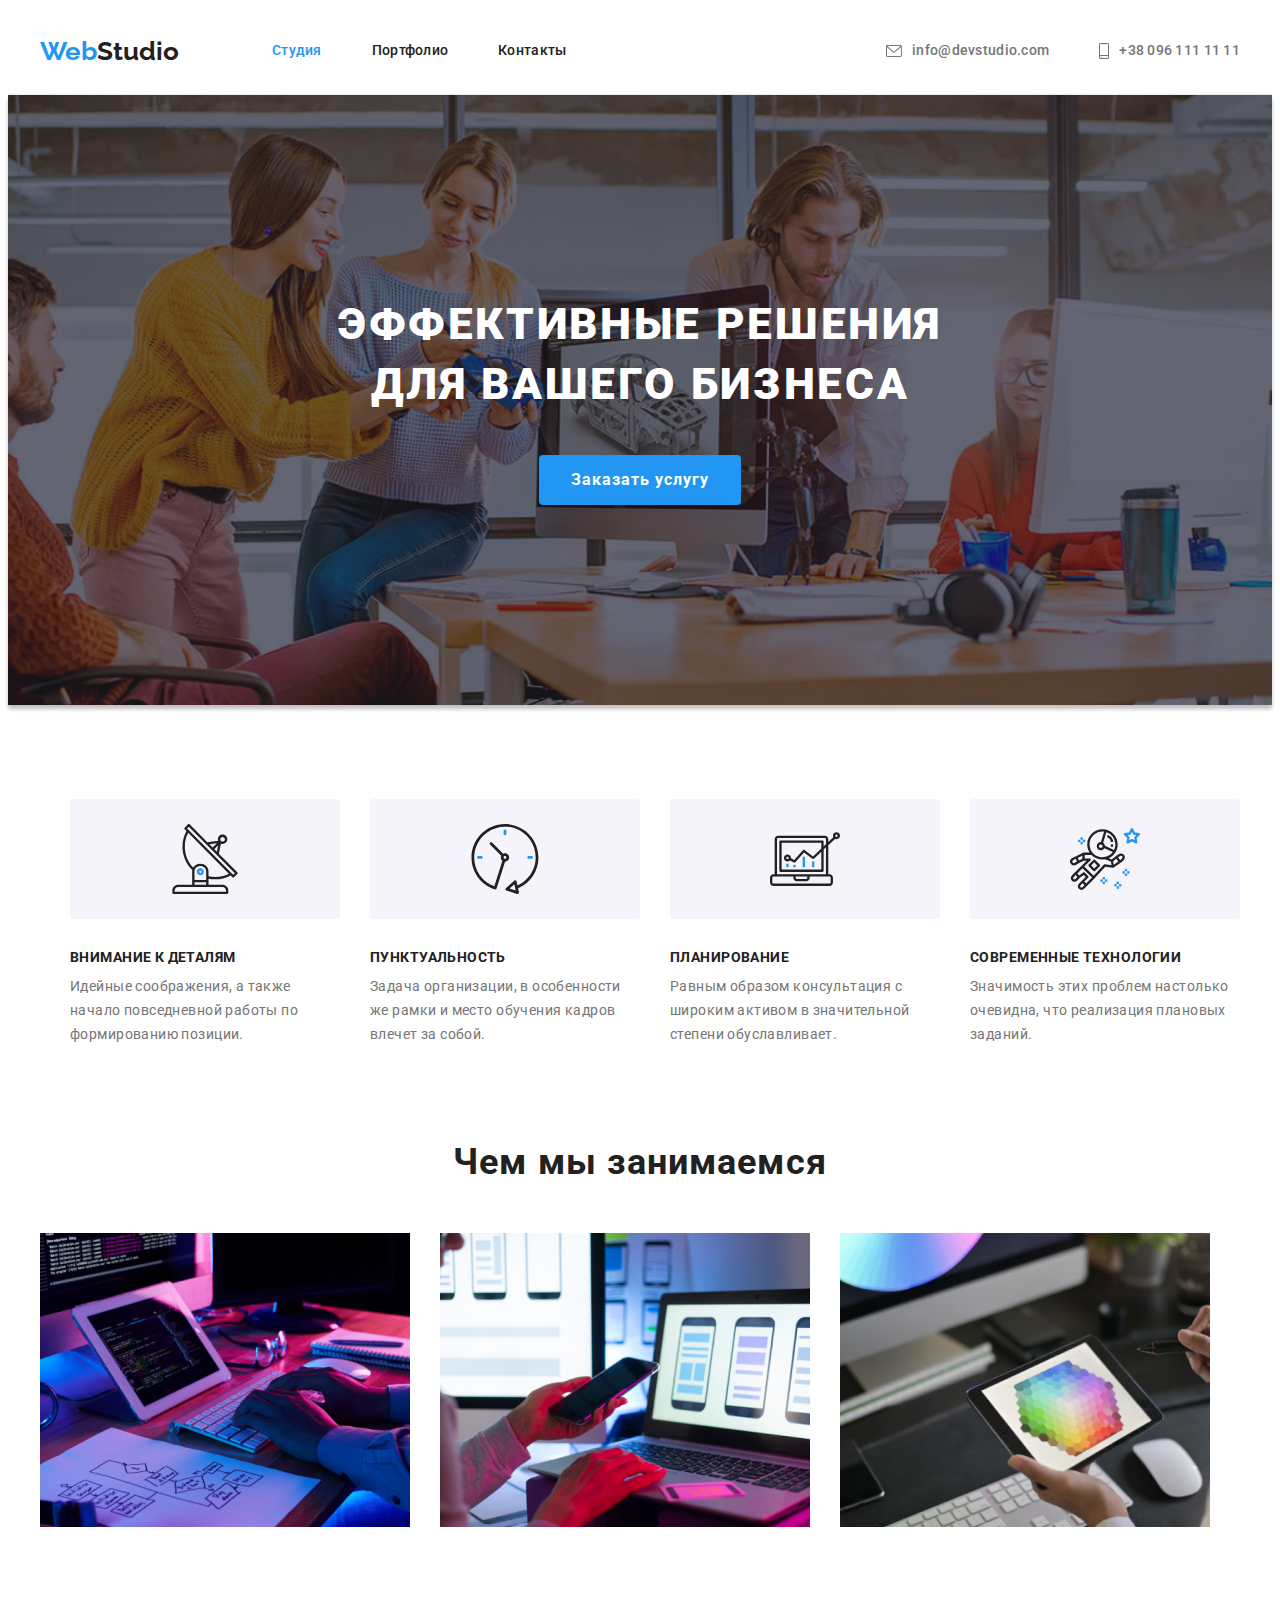
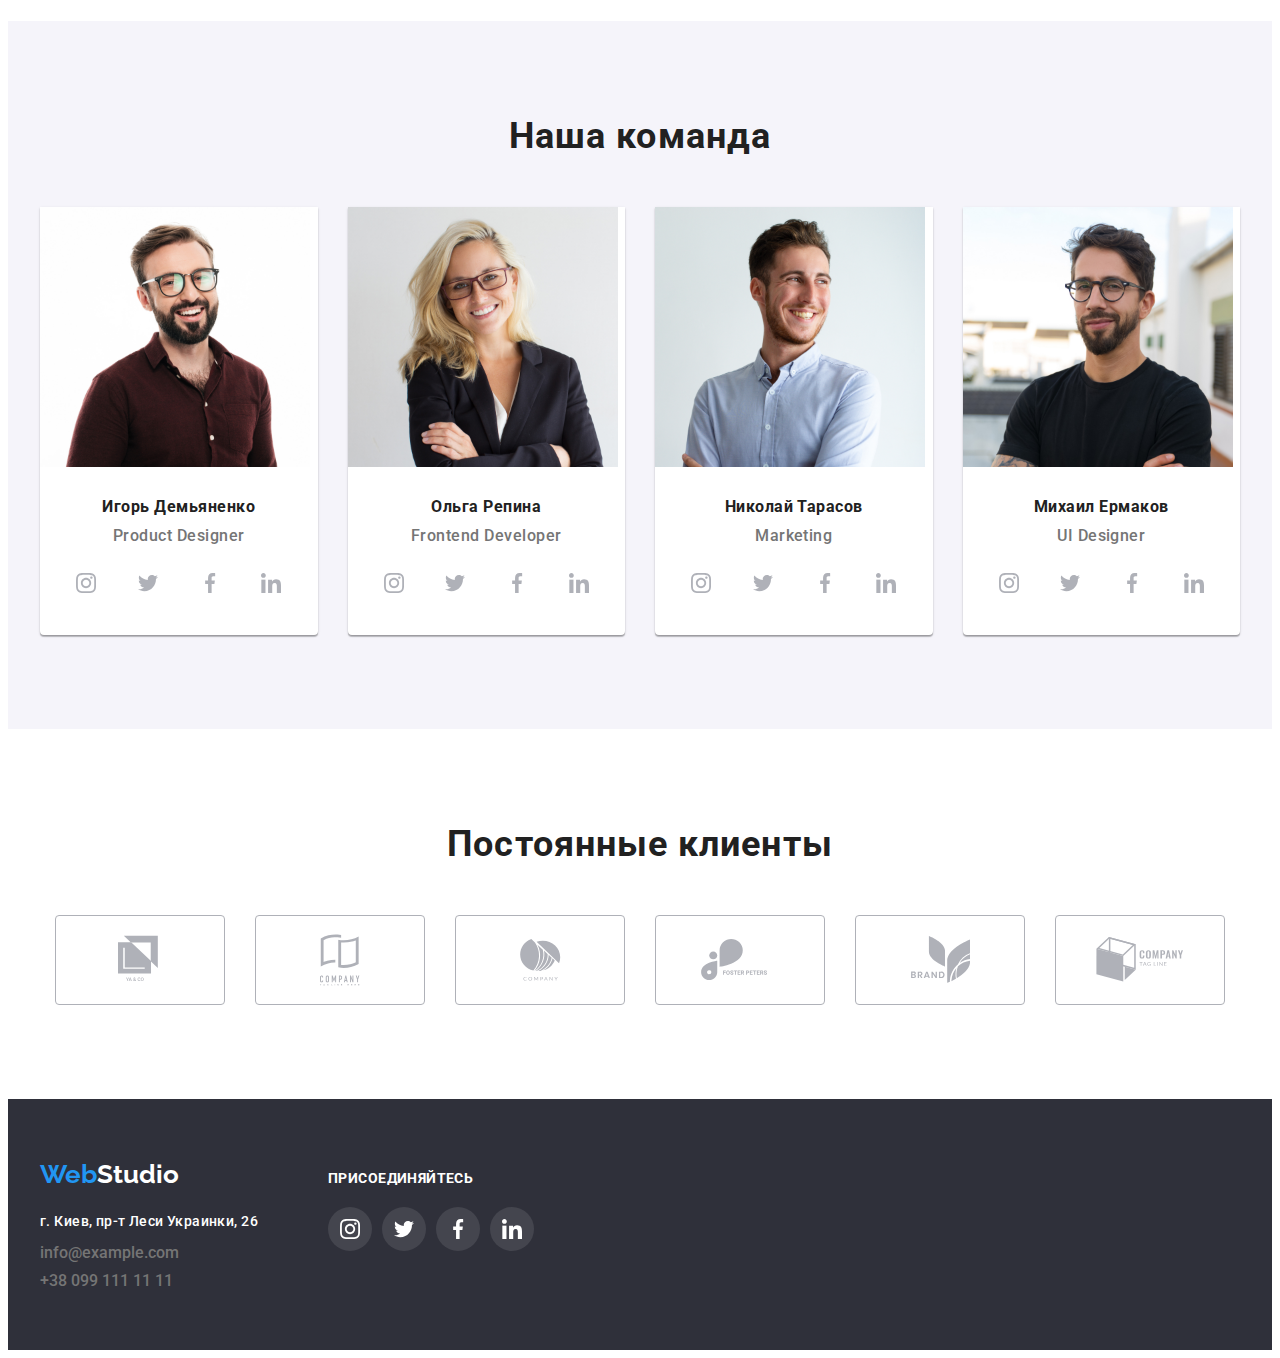
<file: index.html>
<!DOCTYPE html>
<html lang="ru">

<head>
  <meta charset="UTF-8">
  <meta http-equiv="X-UA-Compatible" content="IE=edge">
  <meta name="viewport" content="width=device-width, initial-scale=1.0">
  <title>Веб Студия</title>
  <link rel="preconnect" href="https://fonts.gstatic.com">
  <link href="https://fonts.googleapis.com/css2?family=Raleway:wght@700&family=Roboto:wght@400;500;700;900&display=swap" 
      rel="stylesheet">
  <link rel="stylesheet" href="https://cdnjs.cloudflare.com/ajax/libs/modern-normalize/1.0.0/modern-normalize.min.css"
      integrity="sha512-ISS7cAi1PEhQ8jnbJpJZMd29NlhNj4AWYyLOSp2CE/CsHxTCu+r+t0D2yoJudVrd0/8fTVPUVDzY5Tvli75u/g=="
      crossorigin="anonymous" />
  <link rel="stylesheet" href="./css/styles.css">
</head>

<body>
  <header class="header">
    <div class="container">
    <nav class="nav-header">
      <a class="header-logo link" lang="en" href="index.html"> <span class="logo-first-part">Web</span>Studio</a>
      <ul class="navigation-list list">
        <li class="navigation-list-item">
          <a class="navigation-link link active" href="index.html">Cтудия</a>
        </li>
        <li class="navigation-list-item">
          <a class="navigation-link link" href="portfolio.html">Портфолио</a>
        </li>
        <li class="navigation-list-item">
          <a class="navigation-link link" href="">Контакты</a>
        </li>
      </ul>
    </nav>
    <ul class="contact-list list">
      <li>
        <a class="header-contact contact link mail" lang="en" href="mailto:info@devstudio.com" target="_blank">
        <svg class="mail-icon">
          <use href=./images/icons.svg#mail-icon></use>
        </svg>info@devstudio.com</a>
      </li>
      <li>
        <a class="header-contact contact link phone" href="tel:+380961111111">
          <svg class="smartphone-icon">
            <use href=./images/icons.svg#smartphone-icon></use>
          </svg>+38 096 111 11 11</a>
      </li>
    </ul>
  </div>
  </header>
  <main>
    <!--HERO-->
    <section class="first-section hero">
      <div class="container">
      <h1 class="hero-title">Эффективные решения для вашего бизнеса</h1>
        <button class="modal-btn" type="button">Заказать услугу</button>
  </div>
    </section>
<!-- ADVANTAGES -->
<section class="adv-section">
  <h2 class="visually-hidden">Преимущества</h2>
  <div class="container">
  <ul class="list">
    <li class="adv-list-item">
      <div class="adv-list-img">
        <svg class="adv-list-icon">
          <use href=./images/icons.svg#antenna-icon></use>
        </svg>
      </div>
      <h3 class="adv-list-title">Внимание к деталям</h3>
      <p class="description">Идейные соображения, а также начало повседневной работы по формированию позиции.</p>
    </li>
    <li class="adv-list-item">
      <div class="adv-list-img">
        <svg class="adv-list-icon">
          <use href=./images/icons.svg#clock-icon></use>
        </svg>
      </div>
      <h3 class="adv-list-title">Пунктуальность</h3>
      <p class="description">Задача организации, в особенности же рамки и место обучения кадров влечет за собой.</p>
    </li>
    <li class="adv-list-item">
      <div class="adv-list-img">
        <svg class="adv-list-icon">
          <use href=./images/icons.svg#diagram-icon></use>
        </svg>
      </div>
      <h3 class="adv-list-title">Планирование</h3>
      <p class="description">Равным образом консультация с широким активом в значительной степени обуславливает.</p>
    </li>
    <li class="adv-list-item">
      <div class="adv-list-img">
        <svg class="adv-list-icon">
          <use href=./images/icons.svg#astronaut-icon></use>
        </svg>
      </div>
      <h3 class="adv-list-title">Современные технологии</h3>
      <p class="description">Значимость этих проблем настолько очевидна, что реализация плановых заданий.</p>
    </li>
  </ul>
</div>
</section>
    <!-- PORTFOLIO -->
    <section class="portfolio">
      <h2 class="portfolio-title">Чем мы занимаемся</h2>
      <div class="container">
      <ul class="portfolio-list list">
        <li>
          <img class="portfolio-img" src="./images/whatwedo/design.jpg" alt="дизайн" width="370">
        </li>
        <li>
          <img class="portfolio-img" src="./images/whatwedo/project.jpg" alt="проектирование" width="370">
        </li>
        <li>
          <img class="portfolio-img" src="./images/whatwedo/draw.jpg" alt="рисование" width="370">
        </li>
      </ul>
      </div>
    </section>
    <!-- TEAM -->
    <section class="team">
      <h2 class="team-title">Наша команда</h2>
      <div class="container">
        <ul class="team-list list">
        <li class="team-list-item">
          <img src="./images/team/Igor.jpg" alt="Игорь Демьяненко" width="270" height="260">
          <div class="team-description">
            <h3 class="name">Игорь Демьяненко</h3>
            <p class="post" lang="en">Product Designer</p>
            <ul class="social-list list">
              <li class="social-list-item">
                <a href="" class="social-list-links link">
                  <svg class="social-list-icon">
                    <use href="./images/icons.svg#instagram-icon"></use>
                  </svg>
                  </a>
              </li>
              <li class="social-list-item">
                <a href="" class="social-list-links link">
                  <svg class="social-list-icon">
                    <use href="./images/icons.svg#twitter-icon"></use>
                  </svg>
                </a>
              </li>
              <li class="social-list-item">
                <a href="" class="social-list-links link">
                  <svg class="social-list-icon">
                    <use href="./images/icons.svg#facebook-icon"></use>
                  </svg>
                </a>
              </li>
              <li class="social-list-item">
                <a href="" class="social-list-links link">
                  <svg class="social-list-icon">
                  <use href="./images/icons.svg#linkedin-icon">
                </use>
              </svg>
              </a>
              </li>
            </ul>
        </div>
        <li class="team-list-item">
            <img src="./images/team/Olga.jpg" alt="Ольга Репина" width="270" height="260">
            <div class="team-description">
            <h3 class="name">Ольга Репина</h3>
            <p class="post" lang="en">Frontend Developer</p>
            <ul class="social-list list">
              <li class="social-list-item">
                <a href="" class="social-list-links link">
                  <svg class="social-list-icon">
                  <use href="./images/icons.svg#instagram-icon"></use>
              </svg>
              </a>
              </li>
              <li class="social-list-item">
                <a href="" class="social-list-links link">
                  <svg class="social-list-icon">
                  <use href="./images/icons.svg#twitter-icon">
                </use>
              </svg>
              </a>
              </li>
              <li class="social-list-item">
                <a href="" class="social-list-links link">
                  <svg class="social-list-icon">
                  <use href="./images/icons.svg#facebook-icon">
                </use>
              </svg>
              </a>
              </li>
              <li class="social-list-item">
                <a href="" class="social-list-links link">
                  <svg class="social-list-icon">
                  <use href="./images/icons.svg#linkedin-icon">
                </use>
              </svg>
              </a>
              </li>
            </ul>
      </div>
        <li class="team-list-item">
            <img src="./images/team/Nikolay.jpg" alt="Николай Тарасов" width="270" height="260">
            <div class="team-description">
            <h3 class="name">Николай Тарасов</h3>
            <p class="post" lang="en">Marketing</p>
            <ul class="social-list list">
              <li class="social-list-item">
                <a href="" class="social-list-links link">
                  <svg class="social-list-icon">
                  <use href="./images/icons.svg#instagram-icon">
                </use>
              </svg>
              </a>
              </li>
              <li class="social-list-item">
                <a href="" class="social-list-links link">
                  <svg class="social-list-icon">
                  <use href="./images/icons.svg#twitter-icon">
                </use>
              </svg>
              </a>
              </li>
              <li class="social-list-item">
                <a href="" class="social-list-links link">
                  <svg class="social-list-icon">
                  <use href="./images/icons.svg#facebook-icon">
                </use>
              </svg>
              </a>
              </li>
              <li class="social-list-item">
                <a href="" class="social-list-links link">
                  <svg class="social-list-icon">
                  <use href="./images/icons.svg#linkedin-icon">
                </use>
              </svg>
              </a>
              </li>
            </ul>
          </div>
        </li>
        <li class="team-list-item">
            <img  src="./images/team/Michail.jpg" alt="Михаил Ермаков" width="270" height="260">
            <div class="team-description">
            <h3 class="name">Михаил Ермаков</h3>
            <p class="post" lang="en">UI Designer</p>
            <ul class="social-list list">
              <li class="social-list-item">
                <a href="" class="social-list-links link">
                  <svg class="social-list-icon">
                  <use href="./images/icons.svg#instagram-icon">
                </use>
              </svg>
              </a>
              </li>
              <li class="social-list-item">
                <a href="" class="social-list-links link">
                  <svg class="social-list-icon">
                  <use href="./images/icons.svg#twitter-icon">
                </use>
              </svg>
              </a>
              </li>
              <li class="social-list-item">
                <a href="" class="social-list-links link">
                  <svg class="social-list-icon">
                  <use href="./images/icons.svg#facebook-icon">
                </use>
              </svg>
              </a>
              </li>
              <li class="social-list-item">
                <a href="" class="social-list-links link">
                  <svg class="social-list-icon">
                  <use href="./images/icons.svg#linkedin-icon">
                </use>
              </svg>
              </a>
              </li>
            </ul>
          </div>
        </li>
      </ul>
      </div>
    </section>
    <section class="clients">
      <div class="container">
        <h2 class="clients-title">Постоянные клиенты</h2>
<ul class="clients-list list">
  <li class="clients-list-item">
    <a href="" class="clients-list-link link">
      <svg class="clients-icon" style="width: 44px; height: 50px;">
        <use href="./images/icons.svg#logo-square-icon"></use>
      </svg>
    </a>
  </li>
  <li class="clients-list-item">
    <a href="" class="clients-list-link link">
      <svg class="clients-icon" style="width: 40px; height: 52px;">
        <use href="./images/icons.svg#logo-square-two-icon"></use>
      </svg>
    </a>
  </li>
  <li class="clients-list-item">
    <a href="" class="clients-list-link link">
      <svg class="clients-icon" style="width: 41px; height: 42px;">
        <use href="./images/icons.svg#logo-round-icon"></use>
      </svg>
    </a>
  </li>
  <li class="clients-list-item">
    <a href="" class="clients-list-link link">
      <svg class="clients-icon" style="width: 79px; height: 42px;">
        <use href="./images/icons.svg#logo-dip-icon"></use>
      </svg>
    </a>
  </li>
  <li class="clients-list-item">
    <a href="" class="clients-list-link link">
      <svg class="clients-icon" style="width: 59px; height: 47px;">
        <use href="./images/icons.svg#logo-leaf-icon"></use>
      </svg>
    </a>
  </li>
  <li class="clients-list-item">
    <a href="" class="clients-list-link link">
      <svg class="clients-icon" style="width: 88px; height: 45px;">
        <use href="./images/icons.svg#logo-cube-icon"></use>
      </svg>
    </a>
  </li>
</ul>
      </div>
    </section>
  </main>
  <footer class="bottom">
    <div class="container">
      <div class="footer-list-wrapper">
    <a class="footer-logo link" href="/"> <span class="logo-first-part">Web</span>Studio</a>
    <address class="address">
      <ul class="footer-list list">
      <li class="footer-list-item" >
        <a class="footer-link contact maps link" href="https://goo.gl/maps/WF6fKsNc4nJzgyeZ7" target="_blank" rel="noopener noreferrer">г. Киев, пр-т Леси Украинки, 26</a>
      </li>
        <li class="footer-list-item">
          <a class="footer-link contact link" lang="en" href="mailto:info@example.com" target="_blank">info@example.com</a>
        </li>
        <li class="footer-list-item">
          <a class="footer-link contact link" href="tel:+380991111111">+38 099 111 11 11</a>
        </li>
      </ul>
    </address>
    </div>
    <div class="footer-social">
      <h3 class="footer-social-title">Присоединяйтесь</h3>
    <ul class="social-footer-list list">
      <li class="social-list-item">
        <a href="" class="footer-social-link link">
          <svg class="footer-social-icon">
            <use href="./images/icons.svg#instagram-icon">
            </use>
          </svg>
        </a>
      </li>
      <li class="social-list-item">
        <a href="" class="footer-social-link link">
          <svg class="footer-social-icon">
            <use href="./images/icons.svg#twitter-icon">
            </use>
          </svg>
        </a>
      </li>
      <li class="social-list-item">
        <a href="" class="footer-social-link link">
          <svg class="footer-social-icon">
            <use href="./images/icons.svg#facebook-icon">
            </use>
          </svg>
        </a>
      </li>
      <li class="social-list-item">
        <a href="" class="footer-social-link link">
          <svg class="footer-social-icon">
            <use href="./images/icons.svg#linkedin-icon">
            </use>
          </svg>
        </a>
      </li>
    </ul>
    </div>
  </div>
  </footer>
</body>
</html>
</file>
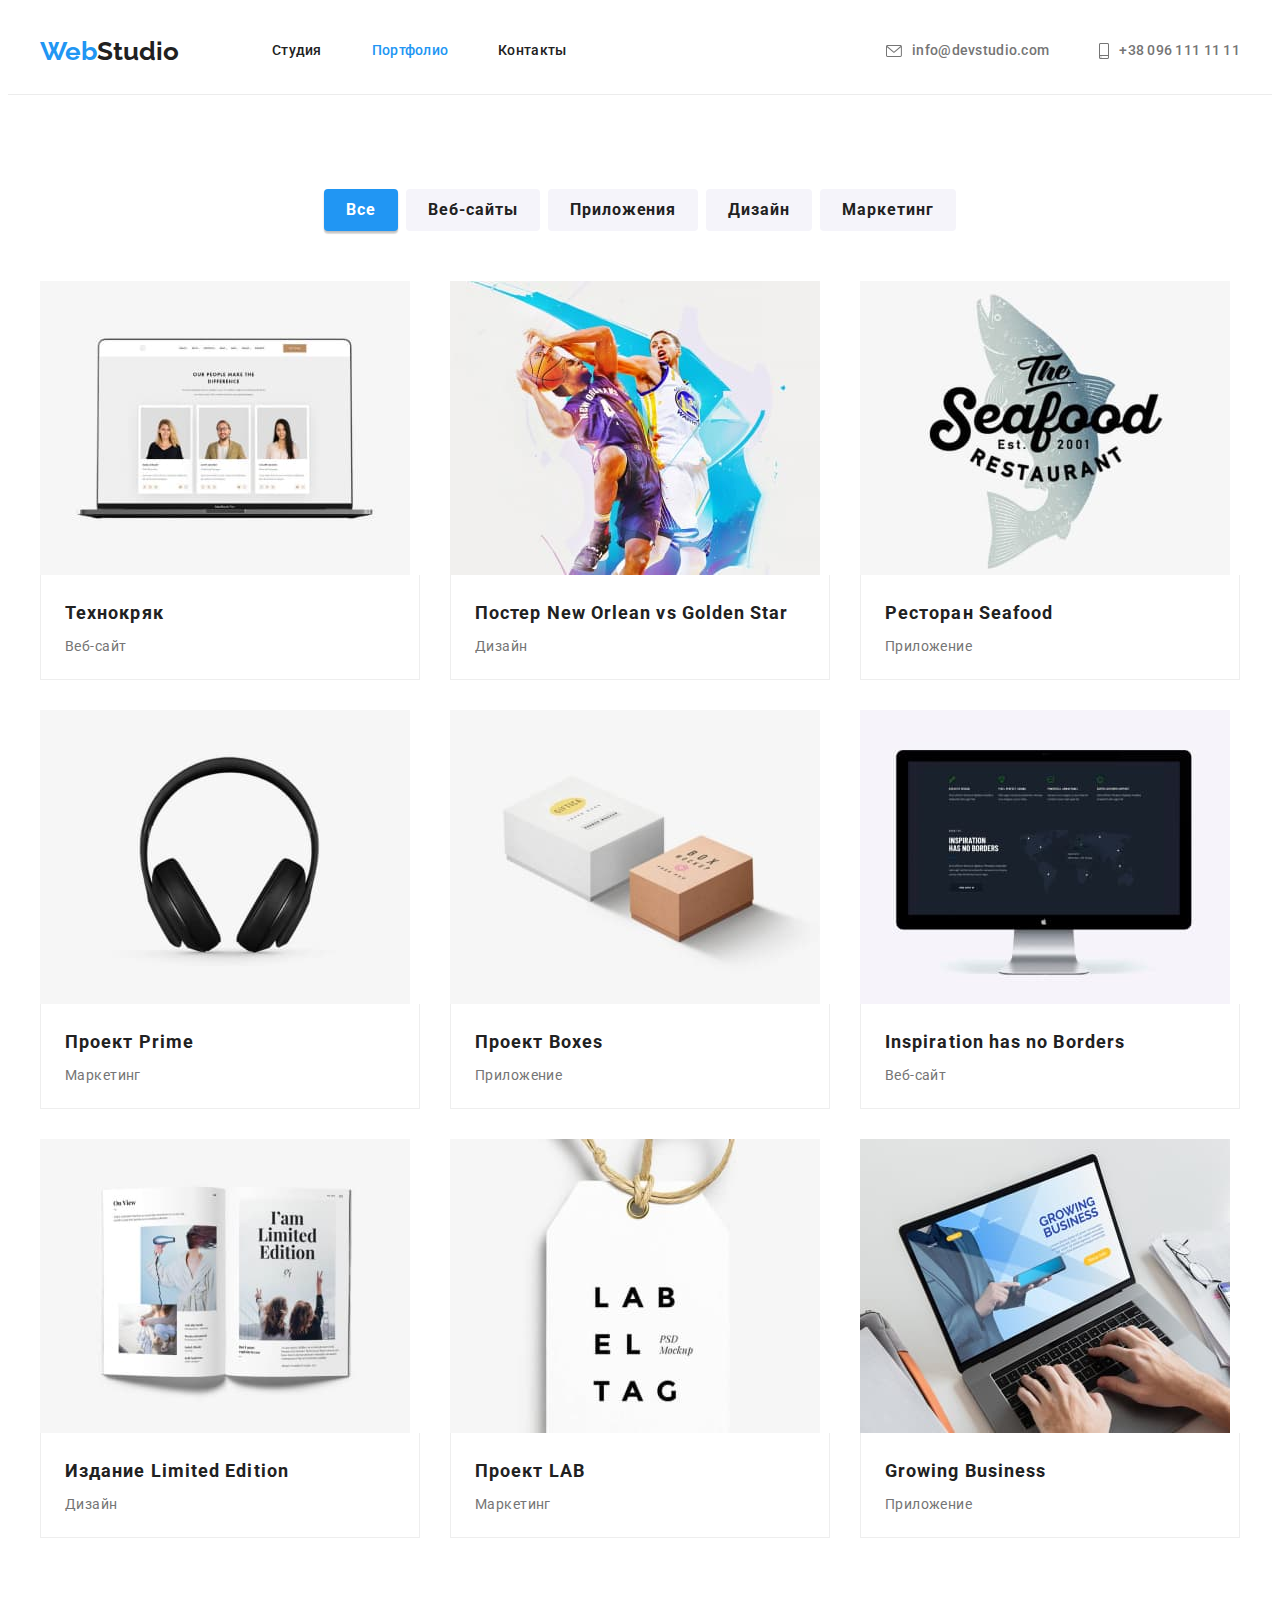
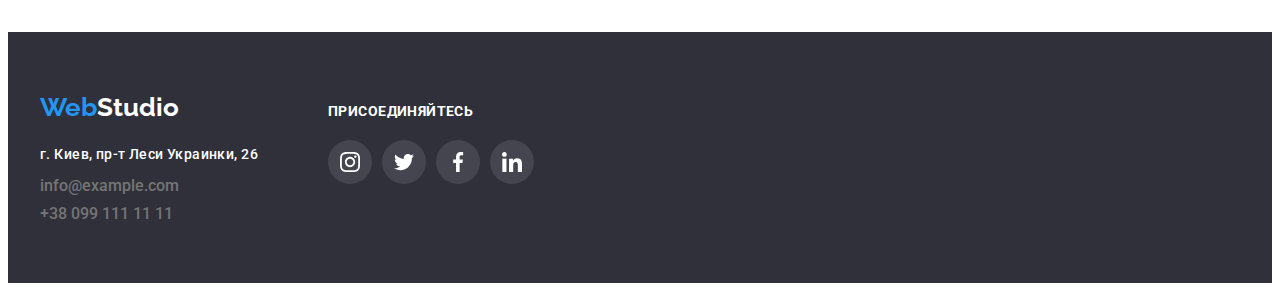
<file: portfolio.html>
<!DOCTYPE html>
<html lang="ru">

<head>
  <meta charset="UTF-8">
  <meta http-equiv="X-UA-Compatible" content="IE=edge">
  <meta name="viewport" content="width=device-width, initial-scale=1.0">
  <title>Портфолио</title>
  <link rel="preconnect" href="https://fonts.gstatic.com">
  <link 
      href="https://fonts.googleapis.com/css2?family=Raleway:wght@700&family=Roboto:wght@400;500;700;900&display=swap" 
      rel="stylesheet">
  <link rel="stylesheet" href="https://cdnjs.cloudflare.com/ajax/libs/modern-normalize/1.0.0/modern-normalize.min.css"
      integrity="sha512-ISS7cAi1PEhQ8jnbJpJZMd29NlhNj4AWYyLOSp2CE/CsHxTCu+r+t0D2yoJudVrd0/8fTVPUVDzY5Tvli75u/g=="
      crossorigin="anonymous" />
  <link rel="stylesheet" href="./css/styles.css">
</head>

<body>
  <header class="header">
    <div class="container">
      <nav class="nav-header">
        <a class="header-logo link" lang="en" href="index.html"> <span class="logo-first-part">Web</span>Studio</a>
        <ul class="navigation-list list">
          <li class="navigation-list-item">
            <a class="navigation-link link " href="index.html">Cтудия</a>
          </li>
          <li class="navigation-list-item">
            <a class="navigation-link link active" href="portfolio.html">Портфолио</a>
          </li>
          <li class="navigation-list-item">
            <a class="navigation-link link" href="">Контакты</a>
          </li>
        </ul>
      </nav>
      <ul class="contact-list list">
        <li>
          <a class="header-contact contact link mail" lang="en" href="mailto:info@devstudio.com" target="_blank">
            <svg class="mail-icon">
              <use href=./images/icons.svg#mail-icon></use>
            </svg>info@devstudio.com</a>
        </li>
        <li>
          <a class="header-contact contact link phone" href="tel:+380961111111">
            <svg class="smartphone-icon">
              <use href=./images/icons.svg#smartphone-icon></use>
            </svg>+38 096 111 11 11</a>
        </li>
      </ul>
    </div>
  </header>
<main>
  <!-- HERO -->
  <section class="portfolio-hero">
    <div class="container">
    <h1 class="visually-hidden">Кнопки</h1>
      <ul class="portfolio-btn-list list">
        <li class="modal-btn-list-item">
          <button class="modal-btn portfolio-btn active-btn" type="button">Все</button>
        </li>
        <li class="modal-btn-list-item">
          <button class="modal-btn portfolio-btn" type="button">Веб-сайты</button>
        </li>
  <li class="modal-btn-list-item">
    <button class="modal-btn portfolio-btn" type="button">Приложения</button>
  </li>
  <li class="modal-btn-list-item">
    <button class="modal-btn portfolio-btn" type="button">Дизайн</button>
  </li>
  <li class="modal-btn-list-item">
    <button class="modal-btn portfolio-btn" type="button">Маркетинг</button>
  </li>
</ul>
  <h2 class="visually-hidden">Портфолио</h2>
  <ul class="projects-list list">
    <li class="project-item">
<a class="link portfolio-card"  href="">
<img src="./images/portfolio/web-site-1.jpg" alt="Веб-сайт Технокряк" width="370" height="294">
<div class="projects-title">
  <h3 class="portfolio-list-title">Технокряк</h3>
  <p class="projects-description description">Веб-сайт</p>
</div>
</a>
</li>
<li class="project-item">
<a class="link portfolio-card" href="" >
<img src="./images/portfolio/design-1.jpg" alt="Постер New Orlean vs Golden Star" width="370" height="294">
<div class="projects-title">
  <h3 class="portfolio-list-title">Постер <span lang="en">New Orlean vs Golden Star</span></h3>
<p class="projects-description description">Дизайн</p>
</div>
</a>
</li>
<li class="project-item">
<a class="link portfolio-card" href="">
<img src="./images/portfolio/app-1.jpg" alt="Ресторан Seafood" width="370" height="294">
<div class="projects-title">
  <h3 class="portfolio-list-title">Ресторан <span lang="en">Seafood</span></h3>
<p class="projects-description description">Приложение</p>
</div>
</a>
    </li>
    <li class="project-item">
<a class="link portfolio-card" href="">
<img src="./images/portfolio/marketing-1.jpg" alt="Проект Prime" width="370" height="294">
<div class="projects-title">
  <h3 class="portfolio-list-title">Проект <span lang="en">Prime</span></h3>
<p class="projects-description description">Маркетинг</p>
</div>
</a>
    </li>
    <li class="project-item">
<a class="link portfolio-card" href="">
<img src="./images/portfolio/app-2.jpg" alt="Проект Boxes" width="370" height="294">
<div class="projects-title">
<h3 class="portfolio-list-title">Проект <span lang="en">Boxes</span></h3>
<p class="projects-description description">Приложение</p>
</div>
</a>
    </li>
    <li class="project-item">
<a class="link portfolio-card" href="">
<img src="./images/portfolio/web-site-2.jpg" alt="Inspiration has no Borders" width="370" height="294">
<div class="projects-title">
<h3 class="portfolio-list-title" lang="en">Inspiration has no Borders</h3>
<p class="projects-description description">Веб-сайт</p>
</div>
</a>
    </li>
    <li class="project-item">
<a class="link portfolio-card" href="">
<img src="./images/portfolio/design-2.jpg" alt="Издание Limited Edition" width="370" height="294">
<div class="projects-title">
<h3 class="portfolio-list-title">Издание <span lang="en">Limited Edition</span></h3>
<p class="projects-description description">Дизайн</p>
</div>
</a>
    </li>
    <li class="project-item">
<a class="link portfolio-card" href="">
<img src="./images/portfolio/marketing-2.jpg" alt="Проект LAB" width="370" height="294">
<div class="projects-title">
<h3 class="portfolio-list-title">Проект <span lang="en">LAB</span></h3>
<p class="projects-description description">Маркетинг</p>
</div>
</a>
    </li>
    <li class="project-item">
<a class="link portfolio-card" href="">
<img src="./images/portfolio/app-3.jpg" alt="Growing Business" width="370" height="294">
<div class="projects-title">
<h3 class="portfolio-list-title" lang="en">Growing Business</h3>
<p class="projects-description description">Приложение</p>
</div>
</a>
    </li>
  </ul>
</div>
</section>
</main>
<footer class="bottom">
  <div class="container">
    <div class="footer-list-wrapper">
      <a class="footer-logo link" href="/"> <span class="logo-first-part">Web</span>Studio</a>
      <address class="address">
        <ul class="footer-list list">
          <li class="footer-list-item"><a class="contact maps link" href="https://goo.gl/maps/WF6fKsNc4nJzgyeZ7"
              target="_blank" rel="noopener noreferrer">г. Киев, пр-т Леси Украинки, 26</a></li>
          <li class="footer-list-item">
            <a class="contact link" lang="en" href="mailto:info@example.com" target="_blank">info@example.com</a>
          </li>
          <li class="footer-list-item">
            <a class="contact link" href="tel:+380991111111">+38 099 111 11 11</a>
          </li>
        </ul>
      </address>
    </div>
    <div class="footer-social">
      <h3 class="footer-social-title">Присоединяйтесь</h3>
      <ul class="social-footer-list list">
        <li class="social-list-item">
          <a href="" class="footer-social-link link">
            <svg class="footer-social-icon">
              <use href="./images/icons.svg#instagram-icon">
              </use>
            </svg>
          </a>
        </li>
        <li class="social-list-item">
          <a href="" class="footer-social-link link">
            <svg class="footer-social-icon">
              <use href="./images/icons.svg#twitter-icon">
              </use>
            </svg>
          </a>
        </li>
        <li class="social-list-item">
          <a href="" class="footer-social-link link">
            <svg class="footer-social-icon">
              <use href="./images/icons.svg#facebook-icon">
              </use>
            </svg>
          </a>
        </li>
        <li class="social-list-item">
          <a href="" class="footer-social-link link">
            <svg class="footer-social-icon">
              <use href="./images/icons.svg#linkedin-icon">
              </use>
            </svg>
          </a>
        </li>
      </ul>
    </div>
  </div>
</footer>
</body>
</html>
</file>
<file: css/styles.css>
:root {
  --main-font: "Roboto", sans-serif;
  --secondary-font: "Raleway", sans-serif;
  --accent-color-link: #2196f3;
  --main-font-color: #212121;
  --secondary-font-color: #ffffff;
  --description-font-color: #757575;
  --contact-color: #757575;
  --background-color: #2f303a;
  --secondary-background-color: #f5f4fa;
  --icon-fill-color: #afb1b8;
}
h1,
h2,
h3,
h4,
h5,
h6,
p {
  margin: 0;
}
ul,
ol {
  margin: 0;
  padding: 0;
}
img {
  display: block;
  max-width: 100%;
  height: auto;
}
.link {
  text-decoration: none;
}
.list {
  list-style: none;
}
.address {
  font-style: normal;
}
body {
  font-family: var(--main-font);
  color: var(--secondary-font-color);
  font-weight: 500;
}
.visually-hidden {
  position: absolute !important;
  clip: rect(1px 1px 1px 1px); /* IE6, IE7 */
  clip: rect(1px, 1px, 1px, 1px);
  padding: 0 !important;
  border: 0 !important;
  height: 1px !important;
  width: 1px !important;
  overflow: hidden;
}
/* ====ITEMS==== */ 
.header {
  border-bottom: 1px solid #ECECEC;
}
.header-logo {
  font-family: var(--secondary-font);
  font-weight: 700;
  font-size: 26px;
  line-height: 1.19;
  color: var(--main-font-color);
}
.logo-first-part {
  color: var(--accent-color-link);
}
.header-logo {
  margin-right: 93px;
}
.nav-header {
  display: flex;
  align-items: center;
}
.navigation-list {
  display: flex;
  align-items: center;
}
.navigation-list-item:not(:last-child) {
  margin-right: 50px;
}
.contact-list {
  display: flex;
  align-items: center;
  margin-left: auto;
}
.mail {
  margin-right: 50px;
  align-items: center;
  color: var(--contact-color);
}
.mail:hover,
.mail:focus {
  fill: var(--accent-color-link);
}
.mail-icon {
  width: 16px;
  height: 12px;
  margin-right: 10px;
  fill: currentColor;
}

.smartphone-icon {
  width: 10px;
  height: 16px;
  margin-right: 10px;
  fill: currentColor;
}
.container {
  width: 1200px;
  margin: 0 auto;
  padding-left: 15px;
  padding-right: 15px;
}
.header .container {
  display: flex;
  align-items: center;
}
.navigation-link,
.header-contact {
  display: block;
  font-family: var(--main-font);
  font-size: 14px;
  line-height: 1.14;
  letter-spacing: 0.02em;
  color: var(--main-font-color);
  padding-top: 35px;
  padding-bottom: 35px;
}
.navigation-link:hover,
.navigation-link:focus {
  color: var(--accent-color-link);
}
.contact {
  color: var(--description-font-color);
  display: flex;
  align-items: center;
}

.contact:hover,
.contact:focus {
  color: var(--accent-color-link);
  fill: var(--accent-color-link);
}

.modal-btn {
  padding: 10px 32px;
  font-family: var(--main-font);
  font-weight: 700;
  font-size: 16px;
  line-height: 1.88;
  letter-spacing: 0.06em;
  background: var(--accent-color-link);
  cursor: pointer;
  color: var(--secondary-font-color);
  margin-top: 40px;
  border-radius: 4px;
  border: 0;
  box-shadow: 0px 4px 4px rgba(0, 0, 0, 0.15);
}
.portfolio-btn {
  display: flex;
  padding: 10px 32px;
  margin-top: 0px;
  justify-content: center;
  text-align: center;
  align-items: center;
  color: var(--main-font-color);
  background: var(--secondary-background-color);
  box-shadow: none;
}
.portfolio-btn:hover,
.portfolio-btn:focus {
  color: var(--secondary-font-color);
  background: var(--accent-color-link);
  box-shadow: 0px 3px 1px rgba(0, 0, 0, 0.1),
    0px 1px 2px rgba(0, 0, 0, 0.08),
    0px 2px 2px rgba(0, 0, 0, 0.12);
}
.active {
  color: var(--accent-color-link);
}
.active-btn {
  background-color: var(--accent-color-link);
  color: var(--secondary-font-color);
  box-shadow: 0px 3px 1px rgba(0, 0, 0, 0.1),
  0px 1px 2px rgba(0, 0, 0, 0.08),
  0px 2px 2px rgba(0, 0, 0, 0.12);
}
.bottom {
  background: var(--background-color);
}
.maps {
  font-family: var(--main-font);
  font-size: 14px;
  line-height: 1.71;
  letter-spacing: 0.03em;
  color: var(--secondary-font-color);
}
/* ====END ITEMS==== */
/* =======HERO====== */
.first-section {
  margin: 0 auto;
  background-color: var(--background-color);
  max-width: 1600px;
  background-image: linear-gradient(
      rgba(47, 48, 58, 0.4),
      rgba(47, 48, 58, 0.4)
    ),
    url(../images/hero-background-img.jpg);
  background-repeat: no-repeat;
  background-position: center;
  background-size: cover;
  box-shadow: 0px 4px 4px rgba(0, 0, 0, 0.25);
}
.first-section .container {
  padding: 200px 0;
  text-align: center;
  width: 696px;
}
.hero-title {
  font-family: var(--main-font);
  font-weight: 900;
  font-size: 44px;
  line-height: 1.36;
  letter-spacing: 0.06em;
  text-transform: uppercase;
  color: var(--secondary-font-color);
}
/*====END HERO==== */

/* ====ADVANTAGES==== */
.adv-section {
  padding-top: 64px;
  padding-bottom: 47px;
}
.adv-list {
  margin-left: -30px;
  margin-top: -30px;
}
.adv-list-item {
  flex-basis: calc(100% / 4 - 30px);
  margin-left: 30px;
  margin-top: 30px;
}
.adv-list-img {
  display: flex;
  align-items: center;
  justify-content: center;
  height: 120px;
  background-color: var(--secondary-background-color);
  border-radius: 4px;
  margin-bottom: 30px;
}
.adv-list-icon {
  width: 70px;
  height: 70px;
}
.list {
  display: flex;
  align-items: center;
}
.adv-list-title {
  font-family: var(--main-font);
  font-weight: 700;
  font-size: 14px;
  line-height: 16px;
  letter-spacing: 0.03em;
  text-transform: uppercase;
  color: var(--main-font-color);
  margin-bottom: 10px;
}
.description {
  font-family: var(--main-font);
  font-size: 14px;
  font-weight: 400;
  line-height: 1.71;
  letter-spacing: 0.03em;
  color: var(--description-font-color);
}
/* ====END ADVANTAGES==== */
.portfolio-title {
  font-family: var(--main-font);
  font-weight: 700;
  font-size: 36px;
  line-height: 1.17;
  letter-spacing: 0.03em;
  color: var(--main-font-color);
  margin-bottom: 50px;
}
/* ====TEAM==== */
.team {
  background-color: var(--secondary-background-color);
  padding-top: 94px;
}
.team-list {
  display: flex;
}
.team-title {
  font-family: var(--main-font);
  font-weight: 700;
  font-size: 36px;
  line-height: 1.17;
  letter-spacing: 0.03em;
  color: var(--main-font-color);
  text-align: center;
  margin-bottom: 50px;
}
.team-list {
  display: flex;
  flex-wrap: wrap;
  margin-left: -30px;
  margin-top: -30px;
  padding-bottom: 94px;
}
.team-list-item {
  flex-basis: calc(100% / 4 - 30px);
  margin-left: 30px;
  margin-top: 30px;
  background-color: #ffffff;
  box-shadow: 0px 1px 3px rgba(0, 0, 0, 0.12),
    0px 1px 1px rgba(0, 0, 0, 0.14),
    0px 2px 1px rgba(0, 0, 0, 0.2);
  border-radius: 0px 0px 4px 4px;
}
.team-description {
  padding-top: 30px;
  display: block;
  padding-left: 24px;
  padding-right: 24px;
  padding-bottom: 30px;
}
.name {
  font-family: var(--main-font);
  font-size: 16px;
  line-height: 1.19;
  letter-spacing: 0.03em;
  color: var(--main-font-color);
  text-align: center;
  margin-bottom: 10px;
}
.post {
  font-family: var(--main-font);
  font-size: 16px;
  line-height: 1.19;
  letter-spacing: 0.03em;
  color: var(--description-font-color);
  text-align: center;
}
.social-list {
  display: flex;
  align-items: center;
  justify-content: space-between;
  margin-top: 16px;
}
.social-list-links {
  display: flex;
  justify-content: center;
  align-items: center;
  border-radius: 50%;
  width: 44px;
  height: 44px;
}
.social-list-links:hover,
.social-list-links:focus {
  background-color: var(--accent-color-link);
}
.social-list-icon {
  fill: var(--icon-fill-color);
  width: 20px;
  height: 20px;
}
.social-list-links:hover .social-list-icon,
.social-list-links:focus .social-list-icon {
  fill: var(--secondary-font-color);
}
/* ====END TEAM==== */
/* ====PORTFOLIO==== */
.portfolio-list-title {
  font-family: var(--main-font);
  font-weight: 700;
  font-size: 18px;
  line-height: 2;
  letter-spacing: 0.06em;
  color: var(--main-font-color);
  margin-bottom: 4px;
}
.portfolio {
  padding-top: 47px;
  text-align: center;
  padding-bottom: 94px;
}
.portfolio-list {
  display: flex;
  flex-wrap: wrap;
  margin-left: -30px;
  margin-top: -30px;
}
.portfolio-img {
  flex-basis: calc(100% / 3 - 30px);
  margin-left: 30px;
  margin-top: 30px;
}
/* ====END PORTFOLIO==== */
/* ====CLIENTS===*/
.clients {
  padding-top: 94px;
  padding-bottom: 94px;
}
.clients-title {
  font-family: var(--main-font);
  font-weight: 700;
  font-size: 36px;
  line-height: 1.17;
  letter-spacing: 0.03em;
  color: var(--main-font-color);
  text-align: center;
  margin-bottom: 50px;
}
.clients-list {
  display: flex;
  flex-direction: row;
  justify-content: center;
  margin-left: -30px;
}
.clients-list-link {
  display: flex;
  align-items: center;
  justify-content: center;
  width: 170px;
  height: 90px;
  border: 1px solid #afb1b8;
  box-sizing: border-box;
  border-radius: 4px;
}
.clients-icon {
  fill: var(--icon-fill-color);
}

.clients-list-item {
  margin-left: 30px;
}
.clients-list-link:hover,
.clients-list-link:focus {
  border-color: var(--accent-color-link);
}
.clients-list-link:hover .clients-icon,
.clients-list-link:focus .clients-icon {
  fill: var(--accent-color-link);
}
/* ====END CLIENTS===*/
/* ====footer==== */
.bottom {
  padding-top: 60px;
  padding-bottom: 60px;
}
.bottom .container {
  display: flex;
  align-items: baseline;
}
.footer-logo {
  font-family: var(--secondary-font);
  font-weight: 700;
  font-size: 26px;
  line-height: 1.19;
  color: var(--secondary-font-color);
}
.address {
  margin-top: 20px;
}
.footer-list {
  display: block;
}
.footer-list-item:not(:last-child) {
  margin-bottom: 9px;
}
.footer-social-title {
  align-items: center;
  font-family: var(--main-font);
  font-weight: 700;
  font-size: 14px;
  line-height: 1.14;
  letter-spacing: 0.03em;
  color: var(--secondary-font-color);
  text-transform: uppercase;
}
.social-footer-list {
  display: flex;
  margin-top: 20px;
}
.footer-social-icon {
  fill: var(--secondary-font-color);
}
.footer-social {
  margin-left: 70px;
}
.footer-social-link {
  display: flex;
  align-items: center;
  justify-content: center;
  align-items: center;
  border-radius: 50%;
  width: 44px;
  height: 44px;
  background: rgba(255, 255, 255, 0.1);
}
.social-list-item:not(:last-child) {
  margin-right: 10px;
}
.footer-social-link:hover,
.footer-social-link:focus {
  background-color: var(--accent-color-link);
}
.footer-social-icon {
  fill: var(--secondary-font-color);
  width: 20px;
  height: 20px;
}
.social-list-link:hover .social-list-icon,
.social-list-link:focus .social-list-icon {
  fill: var(--secondary-font-color);
}
/* ====end footer==== */
/* ===== filter ===== */
.portfolio-hero {
  padding-top: 94px;
  padding-bottom: 94px;
}
.portfolio-btn-list {
  display: flex;
  justify-content: center;
  padding-top: 0px;
  margin-top: 0px;
}
.portfolio-btn {
  min-width: 73px;
  padding-left: 22px;
  padding-right: 22px;
  padding-top: 6px;
  padding-bottom: 6px;
  border: none;
  text-align: center;
  border-radius: 4px;
}
.modal-btn-list-item:not(:last-child) {
  margin-right: 8px;
}
/* ===== end filter ===== */
/* ===== projects ===== */
.projects-list {
  display: flex;
  flex-wrap: wrap;
  margin-left: -30px;
  margin-top: 20px;
}
.project-item {
  margin-left: 30px;
  margin-top: 30px;
  flex-basis: calc((100% - 90px) / 3);
}
.projects-title {
  display: block;
  padding-left: 24px;
  padding-right: 24px;
  padding-top: 20px;
  padding-bottom: 20px;
  border-left: 1px solid #eeeeee;
  border-bottom: 1px solid #eeeeee;
  border-right: 1px solid #eeeeee;
}
.projects-description {
  display: inline-block;
}
.portfolio-card {
  display: block;
}
.portfolio-card:hover,
.portfolio-card:focus {
  box-shadow: 0px 1px 1px rgba(0, 0, 0, 0.12),
  0px 4px 4px rgba(0, 0, 0, 0.06),
  1px 4px 6px rgba(0, 0, 0, 0.16);
}
/* ===== end projects ===== */
</file>
